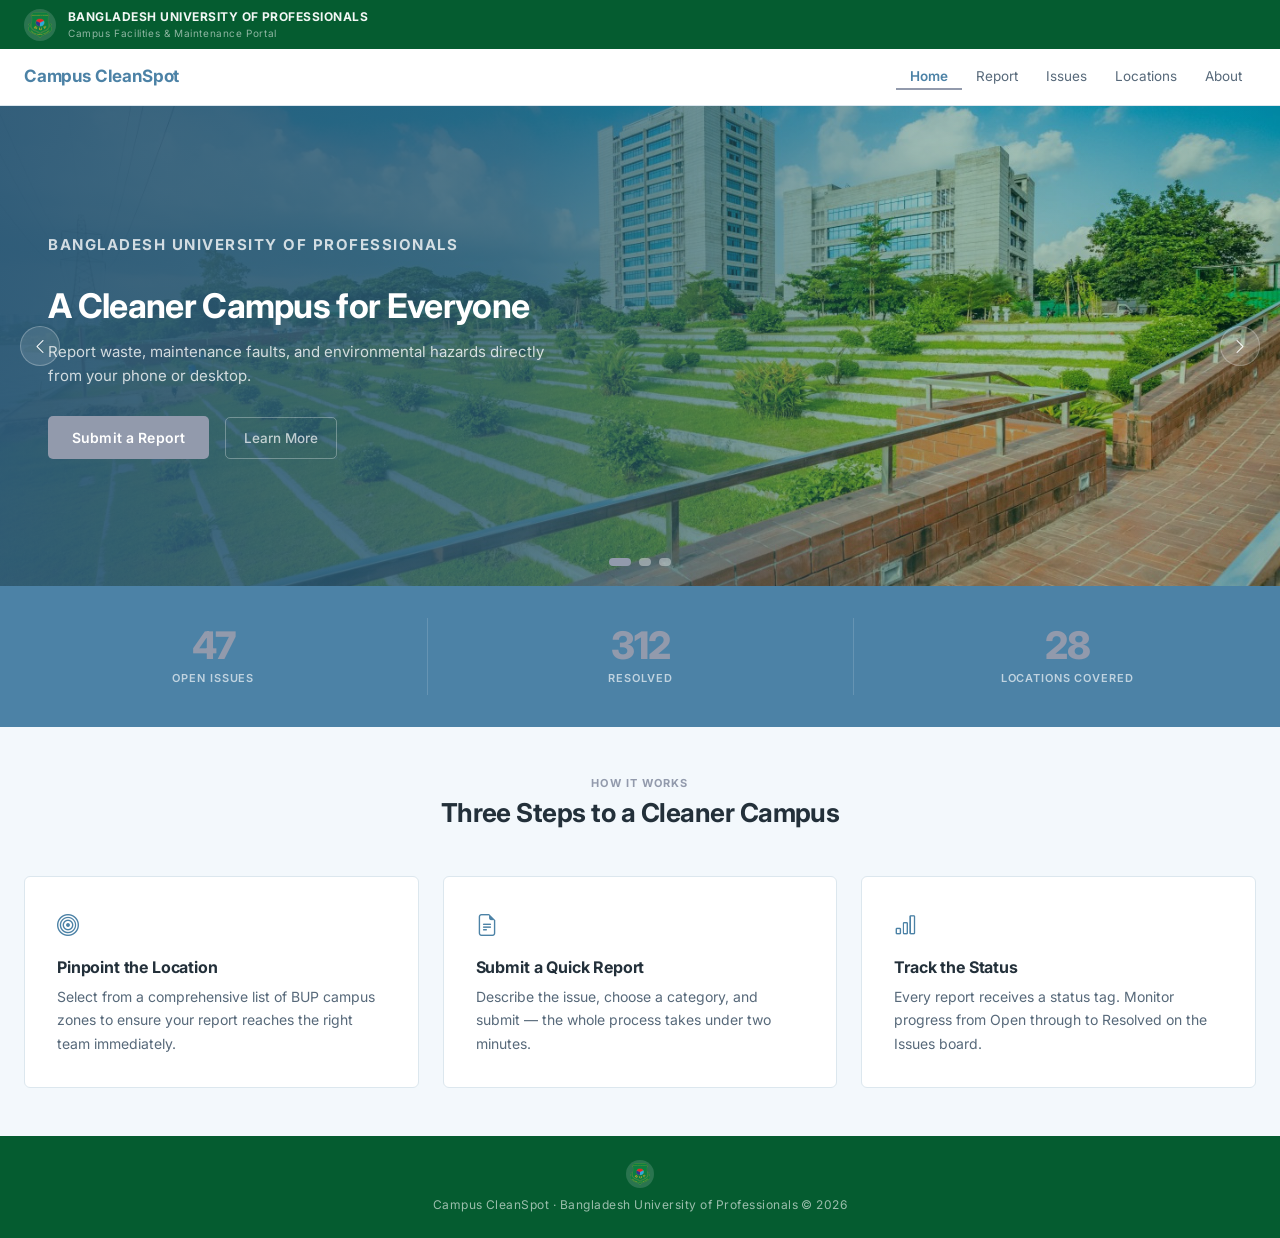
<file: index.html>
<!DOCTYPE html>
<html lang="en">
<head>
<meta charset="UTF-8">
<title>Campus CleanSpot | BUP</title>
<link href="https://cdn.jsdelivr.net/npm/bootstrap@5.3.3/dist/css/bootstrap.min.css" rel="stylesheet">
<link href="https://cdn.jsdelivr.net/npm/bootstrap-icons@1.11.3/font/bootstrap-icons.min.css" rel="stylesheet">
<link href="style.css" rel="stylesheet">
</head>
<body>

<div class="identity-bar">
  <div class="max-width inner">
    <img src="bup-logo.png" alt="BUP Crest" class="crest">
    <div>
      <p class="uni-name">BANGLADESH UNIVERSITY OF PROFESSIONALS</p>
      <p class="uni-sub">Campus Facilities &amp; Maintenance Portal</p>
    </div>
  </div>
</div>

<nav class="main-nav">
  <div class="max-width inner">
    <a class="brand-link" href="index.html">Campus CleanSpot</a>
    <div class="nav-links d-none d-md-flex">
      <a class="active" href="index.html">Home</a>
      <a href="report.html">Report</a>
      <a href="issues.html">Issues</a>
      <a href="locations.html">Locations</a>
      <a href="about.html">About</a>
    </div>
  </div>
</nav>

<!-- Hero Carousel -->
<div class="hero-carousel" id="heroCarousel">
  <img id="heroImg" src="" alt="BUP Campus" class="hero-slide-img">
  <div class="hero-overlay"></div>
  <div class="hero-content">
    <div class="max-width w-100">
      <div class="inner">
        <p class="eyebrow">Bangladesh University of Professionals</p>
        <h1 id="heroHeading"></h1>
        <p id="heroSub"></p>
        <div class="d-flex align-items-center gap-3">
          <a id="heroCta" href="#" class="btn-uni btn-uni-gold">Submit a Report</a>
          <a href="about.html" class="btn-outline-uni">Learn More</a>
        </div>
      </div>
    </div>
  </div>
  <button class="hero-arrow prev" id="heroPrev" aria-label="Previous"><i class="bi bi-chevron-left"></i></button>
  <button class="hero-arrow next" id="heroNext" aria-label="Next"><i class="bi bi-chevron-right"></i></button>
  <div class="hero-dots" id="heroDots"></div>
</div>

<!-- Stats Strip -->
<div class="stats-strip">
  <div class="max-width row g-0">
    <div class="col-4"><span class="num" id="statOpen">47</span><span class="lbl">Open Issues</span></div>
    <div class="col-4"><span class="num" id="statFixed">312</span><span class="lbl">Resolved</span></div>
    <div class="col-4"><span class="num" id="statLocations">28</span><span class="lbl">Locations Covered</span></div>
  </div>
</div>

<!-- Feature Cards -->
<div class="max-width px-4 py-5">
  <div class="text-center mb-5">
    <p class="eyebrow">How It Works</p>
    <h2 style="font-size:26px;font-weight:700;color:var(--ink);letter-spacing:-0.02em;">Three Steps to a Cleaner Campus</h2>
  </div>
  <div class="row g-4">
    <div class="col-md-4">
      <div class="card-uni feature-card h-100">
        <div class="icon"><i class="bi bi-bullseye"></i></div>
        <h3>Pinpoint the Location</h3>
        <p>Select from a comprehensive list of BUP campus zones to ensure your report reaches the right team immediately.</p>
      </div>
    </div>
    <div class="col-md-4">
      <div class="card-uni feature-card h-100">
        <div class="icon"><i class="bi bi-file-earmark-text"></i></div>
        <h3>Submit a Quick Report</h3>
        <p>Describe the issue, choose a category, and submit — the whole process takes under two minutes.</p>
      </div>
    </div>
    <div class="col-md-4">
      <div class="card-uni feature-card h-100">
        <div class="icon"><i class="bi bi-bar-chart"></i></div>
        <h3>Track the Status</h3>
        <p>Every report receives a status tag. Monitor progress from Open through to Resolved on the Issues board.</p>
      </div>
    </div>
  </div>
</div>

<footer class="site-footer">
  <img src="bup-logo.png" alt="BUP Crest" class="crest">
  <p>Campus CleanSpot &middot; Bangladesh University of Professionals &copy; 2026</p>
</footer>

<script>
const SLIDES = [
  {
    img: "Bup%20image1.jpg",
    heading: "A Cleaner Campus for Everyone",
    sub: "Report waste, maintenance faults, and environmental hazards directly from your phone or desktop.",
    cta: "Submit a Report",
    ctaLink: "report.html"
  },
  {
    img: "Bup%20image2.jpg",
    heading: "Track Every Issue to Resolution",
    sub: "Your report enters a transparent pipeline. Follow its status from open to resolved in real time.",
    cta: "View Open Issues",
    ctaLink: "issues.html"
  },
  {
    img: "Bup%20image3.jpg",
    heading: "Covering the Entire BUP Campus",
    sub: "From academic buildings to the parade ground — every corner of BUP is within reach of this portal.",
    cta: "See Locations",
    ctaLink: "locations.html"
  }
];

let slideIndex = 0;
let slideTimer;

function renderSlide() {
  const s = SLIDES[slideIndex];
  document.getElementById('heroImg').src = s.img;
  document.getElementById('heroHeading').textContent = s.heading;
  document.getElementById('heroSub').textContent = s.sub;
  const cta = document.getElementById('heroCta');
  cta.textContent = s.cta;
  cta.href = s.ctaLink;

  const dots = document.getElementById('heroDots');
  dots.innerHTML = '';
  SLIDES.forEach((_, i) => {
    const dot = document.createElement('button');
    dot.className = 'hero-dot' + (i === slideIndex ? ' active' : '');
    dot.addEventListener('click', () => goToSlide(i));
    dots.appendChild(dot);
  });
}

function goToSlide(i) {
  slideIndex = (i + SLIDES.length) % SLIDES.length;
  renderSlide();
  resetTimer();
}

function resetTimer() {
  clearTimeout(slideTimer);
  slideTimer = setTimeout(() => goToSlide(slideIndex + 1), 5000);
}

document.getElementById('heroPrev').addEventListener('click', () => goToSlide(slideIndex - 1));
document.getElementById('heroNext').addEventListener('click', () => goToSlide(slideIndex + 1));

renderSlide();
resetTimer();
</script>

<script src="https://cdn.jsdelivr.net/npm/bootstrap@5.3.3/dist/js/bootstrap.bundle.min.js"></script>
</body>
</html>
</file>
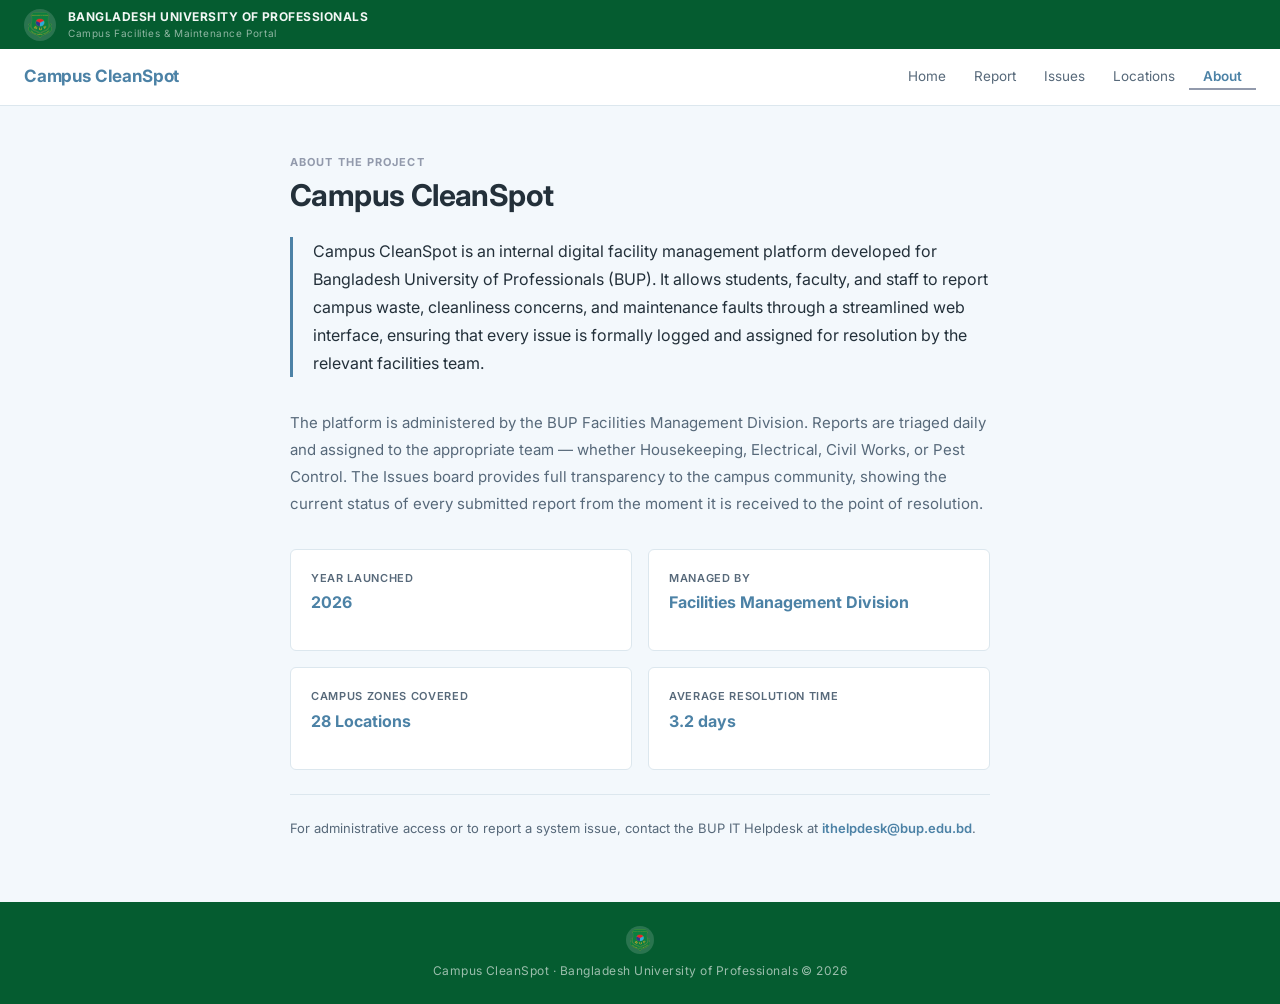
<file: about.html>
<!DOCTYPE html>
<html lang="en">
<head>
<meta charset="UTF-8">
<title>About | Campus CleanSpot</title>
<link href="https://cdn.jsdelivr.net/npm/bootstrap@5.3.3/dist/css/bootstrap.min.css" rel="stylesheet">
<link href="https://cdn.jsdelivr.net/npm/bootstrap-icons@1.11.3/font/bootstrap-icons.min.css" rel="stylesheet">
<link href="style.css" rel="stylesheet">
</head>
<body>

<div class="identity-bar">
  <div class="max-width inner">
    <img src="bup-logo.png" alt="BUP Crest" class="crest">
    <div>
      <p class="uni-name">BANGLADESH UNIVERSITY OF PROFESSIONALS</p>
      <p class="uni-sub">Campus Facilities &amp; Maintenance Portal</p>
    </div>
  </div>
</div>

<nav class="main-nav">
  <div class="max-width inner">
    <a class="brand-link" href="index.html">Campus CleanSpot</a>
    <div class="nav-links d-none d-md-flex">
      <a href="index.html">Home</a>
      <a href="report.html">Report</a>
      <a href="issues.html">Issues</a>
      <a href="locations.html">Locations</a>
      <a class="active" href="about.html">About</a>
    </div>
  </div>
</nav>

<div class="max-width px-4 py-5">
  <div style="max-width:700px;margin:0 auto;">
    <p class="eyebrow">About the Project</p>
    <h1 style="font-size:30px;font-weight:700;color:var(--ink);letter-spacing:-0.02em;margin-bottom:24px;line-height:1.2;">Campus CleanSpot</h1>

    <div class="quote-block">
      <p>Campus CleanSpot is an internal digital facility management platform developed for Bangladesh University of Professionals (BUP). It allows students, faculty, and staff to report campus waste, cleanliness concerns, and maintenance faults through a streamlined web interface, ensuring that every issue is formally logged and assigned for resolution by the relevant facilities team.</p>
    </div>

    <p style="font-size:15px;color:var(--muted);line-height:1.8;margin-bottom:32px;">
      The platform is administered by the BUP Facilities Management Division. Reports are triaged daily and assigned to the appropriate team — whether Housekeeping, Electrical, Civil Works, or Pest Control. The Issues board provides full transparency to the campus community, showing the current status of every submitted report from the moment it is received to the point of resolution.
    </p>

    <div class="row g-3 mb-4">
      <div class="col-6">
        <div class="card-uni stat-mini">
          <p class="lbl">Year Launched</p>
          <p class="val">2026</p>
        </div>
      </div>
      <div class="col-6">
        <div class="card-uni stat-mini">
          <p class="lbl">Managed by</p>
          <p class="val">Facilities Management Division</p>
        </div>
      </div>
      <div class="col-6">
        <div class="card-uni stat-mini">
          <p class="lbl">Campus Zones Covered</p>
          <p class="val">28 Locations</p>
        </div>
      </div>
      <div class="col-6">
        <div class="card-uni stat-mini">
          <p class="lbl">Average Resolution Time</p>
          <p class="val">3.2 days</p>
        </div>
      </div>
    </div>

    <div style="border-top:1px solid var(--border);padding-top:24px;">
      <p style="font-size:13px;color:var(--muted);">
        For administrative access or to report a system issue, contact the BUP IT Helpdesk at
        <span style="color:var(--green);font-weight:600;">ithelpdesk@bup.edu.bd</span>.
      </p>
    </div>
  </div>
</div>

<footer class="site-footer">
  <img src="bup-logo.png" alt="BUP Crest" class="crest">
  <p>Campus CleanSpot &middot; Bangladesh University of Professionals &copy; 2026</p>
</footer>

<script src="https://cdn.jsdelivr.net/npm/bootstrap@5.3.3/dist/js/bootstrap.bundle.min.js"></script>
</body>
</html>
</file>
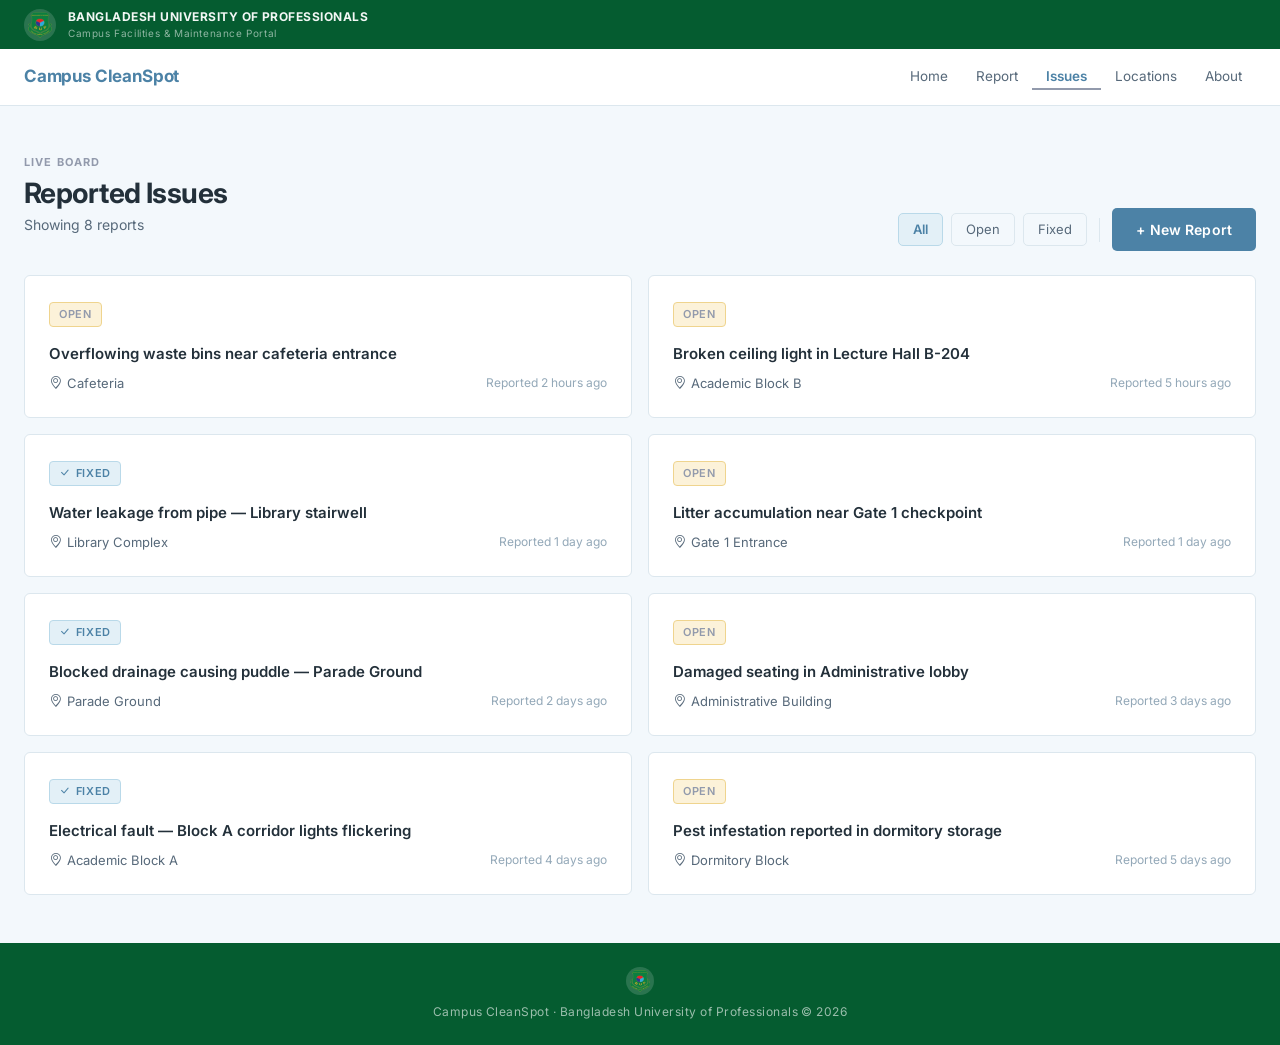
<file: issues.html>
<!DOCTYPE html>
<html lang="en">
<head>
<meta charset="UTF-8">
<title>Reported Issues | Campus CleanSpot</title>
<link href="https://cdn.jsdelivr.net/npm/bootstrap@5.3.3/dist/css/bootstrap.min.css" rel="stylesheet">
<link href="https://cdn.jsdelivr.net/npm/bootstrap-icons@1.11.3/font/bootstrap-icons.min.css" rel="stylesheet">
<link href="style.css" rel="stylesheet">
</head>
<body>

<div class="identity-bar">
  <div class="max-width inner">
    <img src="bup-logo.png" alt="BUP Crest" class="crest">
    <div>
      <p class="uni-name">BANGLADESH UNIVERSITY OF PROFESSIONALS</p>
      <p class="uni-sub">Campus Facilities &amp; Maintenance Portal</p>
    </div>
  </div>
</div>

<nav class="main-nav">
  <div class="max-width inner">
    <a class="brand-link" href="index.html">Campus CleanSpot</a>
    <div class="nav-links d-none d-md-flex">
      <a href="index.html">Home</a>
      <a href="report.html">Report</a>
      <a class="active" href="issues.html">Issues</a>
      <a href="locations.html">Locations</a>
      <a href="about.html">About</a>
    </div>
  </div>
</nav>

<div class="max-width px-4 py-5">
  <div class="d-flex flex-wrap align-items-end justify-content-between mb-4 gap-3">
    <div>
      <p class="eyebrow">Live Board</p>
      <h1 style="font-size:28px;font-weight:700;color:var(--ink);letter-spacing:-0.02em;margin:0;">Reported Issues</h1>
      <p id="countLabel" style="font-size:14px;color:var(--muted);margin-top:4px;">Showing 8 reports</p>
    </div>
    <div class="d-flex align-items-center gap-2">
      <button class="filter-btn active" data-filter="All">All</button>
      <button class="filter-btn" data-filter="Open">Open</button>
      <button class="filter-btn" data-filter="Fixed">Fixed</button>
      <div style="width:1px;height:24px;background:var(--border);margin:0 4px;"></div>
      <a href="report.html" class="btn-uni">+ New Report</a>
    </div>
  </div>

  <div class="row g-3" id="issuesGrid"></div>
</div>

<footer class="site-footer">
  <img src="bup-logo.png" alt="BUP Crest" class="crest">
  <p>Campus CleanSpot &middot; Bangladesh University of Professionals &copy; 2026</p>
</footer>

<script>
const SEED_ISSUES = [
  { title: "Overflowing waste bins near cafeteria entrance", location: "Cafeteria", status: "Open", reportedAgo: "2 hours ago" },
  { title: "Broken ceiling light in Lecture Hall B-204", location: "Academic Block B", status: "Open", reportedAgo: "5 hours ago" },
  { title: "Water leakage from pipe — Library stairwell", location: "Library Complex", status: "Fixed", reportedAgo: "1 day ago" },
  { title: "Litter accumulation near Gate 1 checkpoint", location: "Gate 1 Entrance", status: "Open", reportedAgo: "1 day ago" },
  { title: "Blocked drainage causing puddle — Parade Ground", location: "Parade Ground", status: "Fixed", reportedAgo: "2 days ago" },
  { title: "Damaged seating in Administrative lobby", location: "Administrative Building", status: "Open", reportedAgo: "3 days ago" },
  { title: "Electrical fault — Block A corridor lights flickering", location: "Academic Block A", status: "Fixed", reportedAgo: "4 days ago" },
  { title: "Pest infestation reported in dormitory storage", location: "Dormitory Block", status: "Open", reportedAgo: "5 days ago" }
];

const stored = JSON.parse(localStorage.getItem('cleanspotReports') || '[]').map(r => ({
  title: (r.type || 'Other') + (r.description ? ' — ' + r.description : ''),
  location: r.location,
  status: r.status || 'Open',
  reportedAgo: 'just now'
}));

const ALL_ISSUES = [...stored, ...SEED_ISSUES];
let currentFilter = 'All';

function render() {
  const filtered = currentFilter === 'All' ? ALL_ISSUES : ALL_ISSUES.filter(i => i.status === currentFilter);
  document.getElementById('countLabel').textContent =
    `Showing ${filtered.length} report${filtered.length !== 1 ? 's' : ''}`;

  const grid = document.getElementById('issuesGrid');
  grid.innerHTML = filtered.map(issue => `
    <div class="col-md-6">
      <div class="card-uni p-4 h-100">
        <div class="mb-3">
          <span class="badge-uni ${issue.status === 'Fixed' ? 'badge-fixed' : 'badge-open'}">
            ${issue.status === 'Fixed' ? '<i class="bi bi-check-lg"></i>' : ''}${issue.status}
          </span>
        </div>
        <h3 style="font-size:15px;font-weight:600;color:var(--ink);line-height:1.4;margin-bottom:10px;">${issue.title}</h3>
        <div class="d-flex align-items-center justify-content-between">
          <span style="color:var(--muted);font-size:13px;display:flex;align-items:center;gap:5px;">
            <i class="bi bi-geo-alt"></i> ${issue.location}
          </span>
          <span style="color:var(--muted2);font-size:12px;">Reported ${issue.reportedAgo}</span>
        </div>
      </div>
    </div>`).join('');
}

document.querySelectorAll('.filter-btn').forEach(btn => {
  btn.addEventListener('click', function () {
    document.querySelectorAll('.filter-btn').forEach(b => b.classList.remove('active'));
    this.classList.add('active');
    currentFilter = this.dataset.filter;
    render();
  });
});

render();
</script>

<script src="https://cdn.jsdelivr.net/npm/bootstrap@5.3.3/dist/js/bootstrap.bundle.min.js"></script>
</body>
</html>
</file>
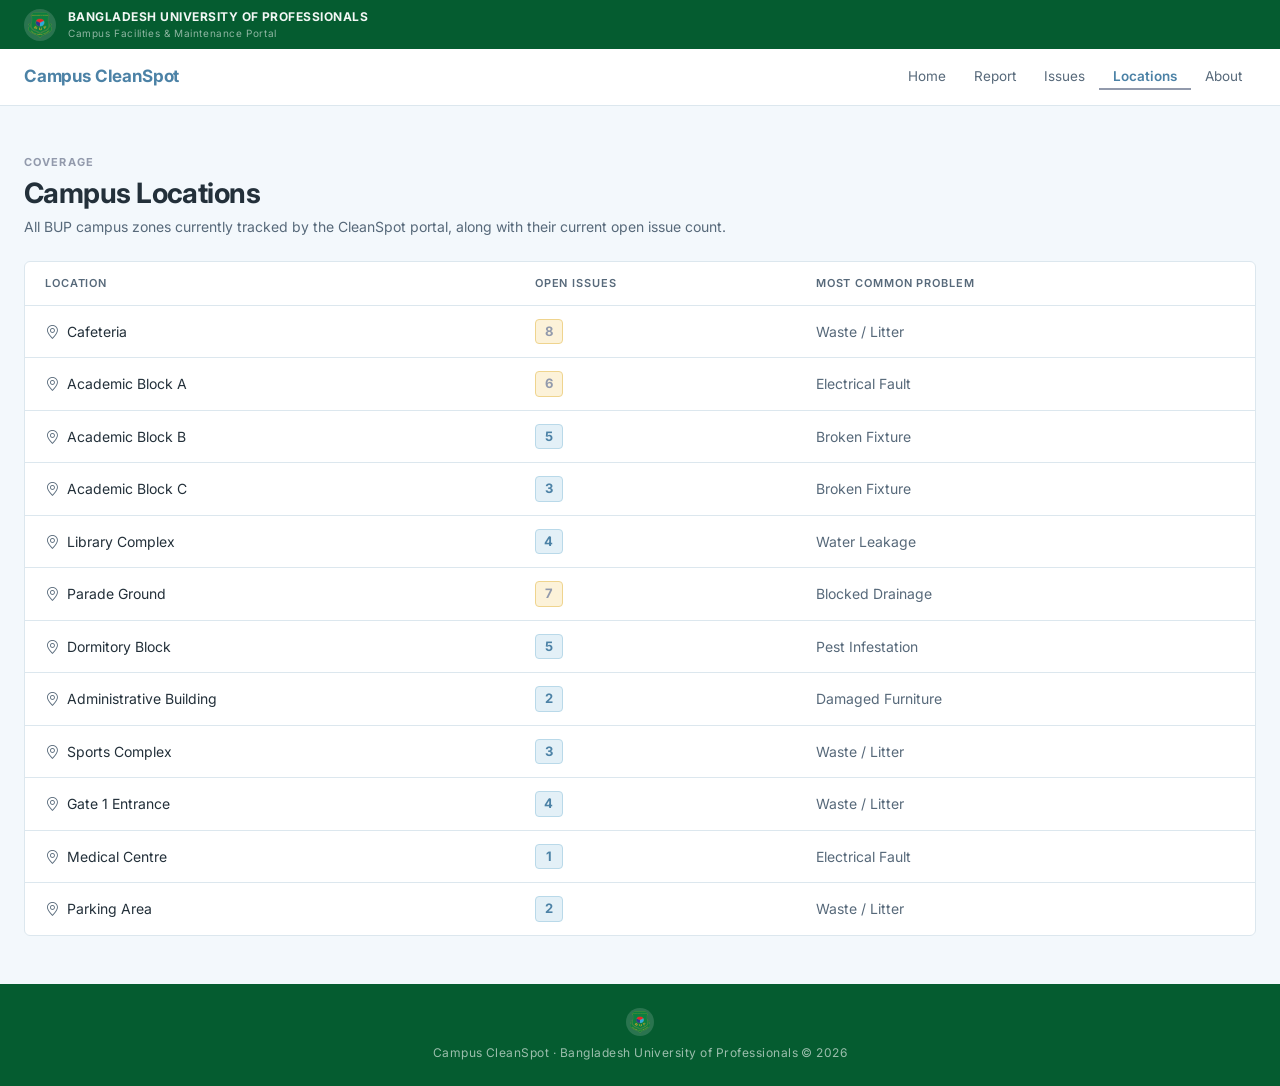
<file: locations.html>
<!DOCTYPE html>
<html lang="en">
<head>
<meta charset="UTF-8">
<title>Campus Locations | Campus CleanSpot</title>
<link href="https://cdn.jsdelivr.net/npm/bootstrap@5.3.3/dist/css/bootstrap.min.css" rel="stylesheet">
<link href="https://cdn.jsdelivr.net/npm/bootstrap-icons@1.11.3/font/bootstrap-icons.min.css" rel="stylesheet">
<link href="style.css" rel="stylesheet">
</head>
<body>

<div class="identity-bar">
  <div class="max-width inner">
    <img src="bup-logo.png" alt="BUP Crest" class="crest">
    <div>
      <p class="uni-name">BANGLADESH UNIVERSITY OF PROFESSIONALS</p>
      <p class="uni-sub">Campus Facilities &amp; Maintenance Portal</p>
    </div>
  </div>
</div>

<nav class="main-nav">
  <div class="max-width inner">
    <a class="brand-link" href="index.html">Campus CleanSpot</a>
    <div class="nav-links d-none d-md-flex">
      <a href="index.html">Home</a>
      <a href="report.html">Report</a>
      <a href="issues.html">Issues</a>
      <a class="active" href="locations.html">Locations</a>
      <a href="about.html">About</a>
    </div>
  </div>
</nav>

<div class="max-width px-4 py-5">
  <div class="mb-4">
    <p class="eyebrow">Coverage</p>
    <h1 style="font-size:28px;font-weight:700;color:var(--ink);letter-spacing:-0.02em;margin-bottom:6px;">Campus Locations</h1>
    <p style="font-size:14px;color:var(--muted);">All BUP campus zones currently tracked by the CleanSpot portal, along with their current open issue count.</p>
  </div>

  <div class="card-uni" style="overflow-x:auto;">
    <table class="table-uni">
      <thead>
        <tr>
          <th>Location</th>
          <th>Open Issues</th>
          <th>Most Common Problem</th>
        </tr>
      </thead>
      <tbody id="locationsBody"></tbody>
    </table>
  </div>
</div>

<footer class="site-footer">
  <img src="bup-logo.png" alt="BUP Crest" class="crest">
  <p>Campus CleanSpot &middot; Bangladesh University of Professionals &copy; 2026</p>
</footer>

<script>
const LOCATIONS_DATA = [
  { name: "Cafeteria", open: 8, common: "Waste / Litter" },
  { name: "Academic Block A", open: 6, common: "Electrical Fault" },
  { name: "Academic Block B", open: 5, common: "Broken Fixture" },
  { name: "Academic Block C", open: 3, common: "Broken Fixture" },
  { name: "Library Complex", open: 4, common: "Water Leakage" },
  { name: "Parade Ground", open: 7, common: "Blocked Drainage" },
  { name: "Dormitory Block", open: 5, common: "Pest Infestation" },
  { name: "Administrative Building", open: 2, common: "Damaged Furniture" },
  { name: "Sports Complex", open: 3, common: "Waste / Litter" },
  { name: "Gate 1 Entrance", open: 4, common: "Waste / Litter" },
  { name: "Medical Centre", open: 1, common: "Electrical Fault" },
  { name: "Parking Area", open: 2, common: "Waste / Litter" }
];

document.getElementById('locationsBody').innerHTML = LOCATIONS_DATA.map(row => `
  <tr>
    <td>
      <span class="d-flex align-items-center gap-2">
        <i class="bi bi-geo-alt" style="color:var(--muted);"></i>${row.name}
      </span>
    </td>
    <td>
      <span class="count-pill ${row.open > 5 ? 'count-high' : 'count-low'}">${row.open}</span>
    </td>
    <td style="color:var(--muted);">${row.common}</td>
  </tr>`).join('');
</script>

<script src="https://cdn.jsdelivr.net/npm/bootstrap@5.3.3/dist/js/bootstrap.bundle.min.js"></script>
</body>
</html>
</file>
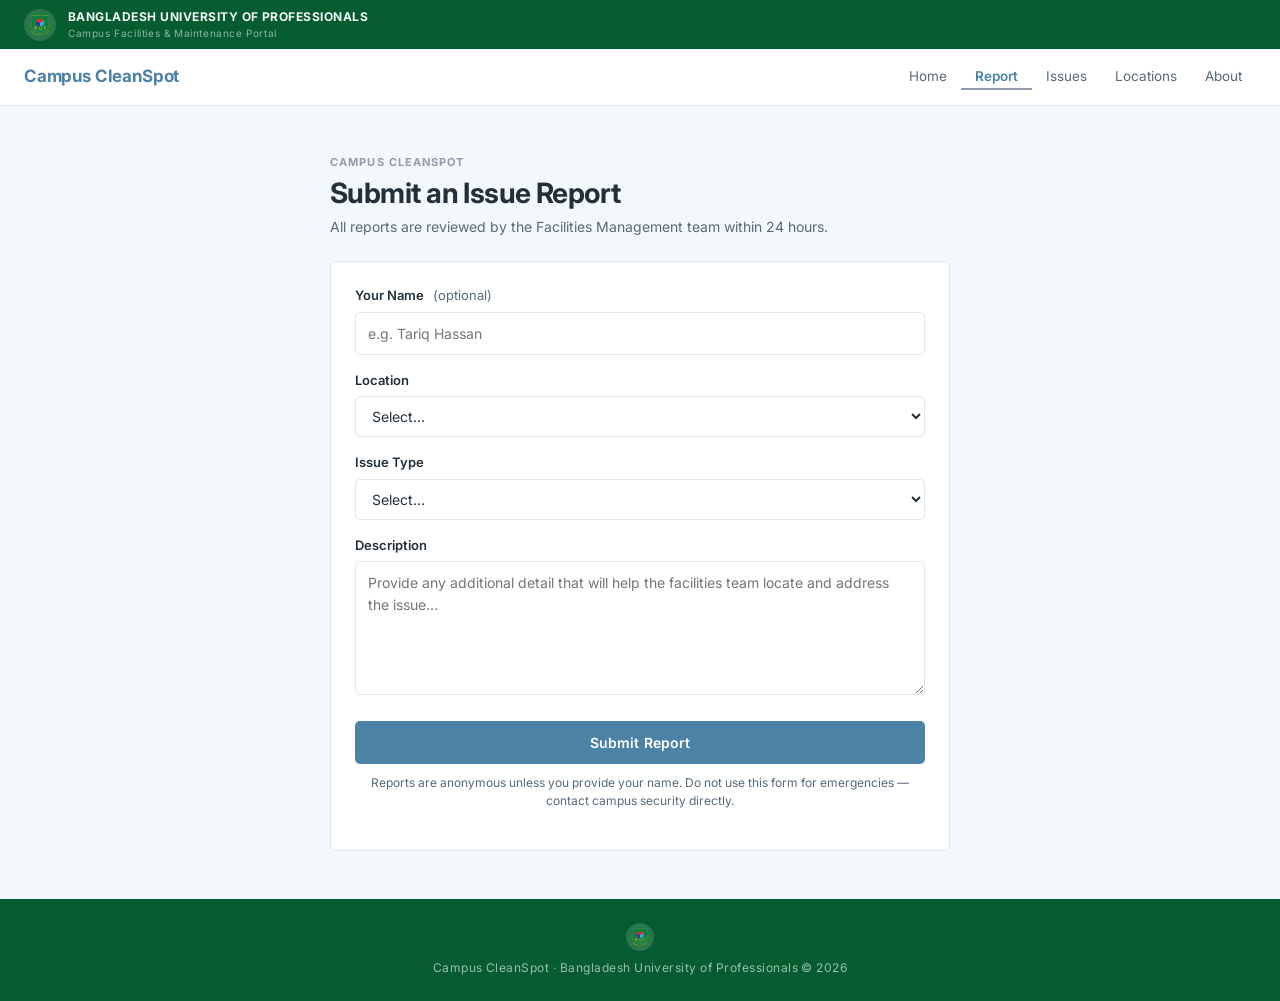
<file: report.html>
<!DOCTYPE html>
<html lang="en">
<head>
<meta charset="UTF-8">
<title>Submit a Report | Campus CleanSpot</title>
<link href="https://cdn.jsdelivr.net/npm/bootstrap@5.3.3/dist/css/bootstrap.min.css" rel="stylesheet">
<link href="https://cdn.jsdelivr.net/npm/bootstrap-icons@1.11.3/font/bootstrap-icons.min.css" rel="stylesheet">
<link href="style.css" rel="stylesheet">
</head>
<body>

<div class="identity-bar">
  <div class="max-width inner">
    <img src="bup-logo.png" alt="BUP Crest" class="crest">
    <div>
      <p class="uni-name">BANGLADESH UNIVERSITY OF PROFESSIONALS</p>
      <p class="uni-sub">Campus Facilities &amp; Maintenance Portal</p>
    </div>
  </div>
</div>

<nav class="main-nav">
  <div class="max-width inner">
    <a class="brand-link" href="index.html">Campus CleanSpot</a>
    <div class="nav-links d-none d-md-flex">
      <a href="index.html">Home</a>
      <a class="active" href="report.html">Report</a>
      <a href="issues.html">Issues</a>
      <a href="locations.html">Locations</a>
      <a href="about.html">About</a>
    </div>
  </div>
</nav>

<div class="max-width px-4 py-5">
  <div style="max-width:620px;margin:0 auto;">
    <div class="mb-4">
      <p class="eyebrow">Campus CleanSpot</p>
      <h1 style="font-size:28px;font-weight:700;color:var(--ink);letter-spacing:-0.02em;margin-bottom:6px;">Submit an Issue Report</h1>
      <p style="font-size:14px;color:var(--muted);">All reports are reviewed by the Facilities Management team within 24 hours.</p>
    </div>

    <div id="successMsg" class="d-none" style="background:var(--badge-fixed-bg);border:1px solid var(--badge-fixed-border);border-radius:6px;padding:14px 18px;margin-bottom:24px;display:flex;align-items:flex-start;gap:12px;">
      <i class="bi bi-check-lg" style="color:var(--green);margin-top:1px;"></i>
      <div>
        <p style="font-size:14px;font-weight:600;color:var(--green);margin-bottom:2px;">Report submitted successfully</p>
        <p style="font-size:13px;color:#3a7d5c;margin:0;">Thank you. Your report has been logged and will be reviewed shortly.</p>
      </div>
    </div>

    <div class="card-uni p-4">
      <form id="reportForm" class="d-flex flex-column gap-3">
        <div>
          <label class="form-label-uni">Your Name <span class="opt">(optional)</span></label>
          <input type="text" id="reporterName" class="form-control-uni" placeholder="e.g. Tariq Hassan">
        </div>

        <div>
          <label class="form-label-uni">Location</label>
          <select id="reportLocation" class="form-control-uni" required>
            <option value="" disabled selected>Select…</option>
            <option>Academic Block A</option>
            <option>Academic Block B</option>
            <option>Academic Block C</option>
            <option>Administrative Building</option>
            <option>Library Complex</option>
            <option>Cafeteria</option>
            <option>Parade Ground</option>
            <option>Sports Complex</option>
            <option>Dormitory Block</option>
            <option>Medical Centre</option>
            <option>Gate 1 Entrance</option>
            <option value="Other">Other</option>
          </select>
        </div>
        <div id="locationOtherWrap" class="d-none">
          <label class="form-label-uni">Specify Location</label>
          <input type="text" id="reportLocationOther" class="form-control-uni" placeholder="Describe the exact location">
        </div>

        <div>
          <label class="form-label-uni">Issue Type</label>
          <select id="reportType" class="form-control-uni" required>
            <option value="" disabled selected>Select…</option>
            <option>Waste / Litter</option>
            <option>Broken Fixture</option>
            <option>Water Leakage</option>
            <option>Electrical Fault</option>
            <option>Blocked Drainage</option>
            <option>Damaged Furniture</option>
            <option>Pest Infestation</option>
            <option value="Other">Other</option>
          </select>
        </div>
        <div id="typeOtherWrap" class="d-none">
          <label class="form-label-uni">Specify Issue Type</label>
          <input type="text" id="reportTypeOther" class="form-control-uni" placeholder="Briefly describe the issue type">
        </div>

        <div>
          <label class="form-label-uni">Description</label>
          <textarea id="reportDesc" class="form-control-uni" rows="5" style="resize:vertical;line-height:1.6;" placeholder="Provide any additional detail that will help the facilities team locate and address the issue…" required></textarea>
        </div>

        <div class="pt-1">
          <button type="submit" class="btn-uni btn-uni-full">Submit Report</button>
          <p style="font-size:12px;color:var(--muted);margin-top:10px;text-align:center;">
            Reports are anonymous unless you provide your name. Do not use this form for emergencies — contact campus security directly.
          </p>
        </div>
      </form>
    </div>
  </div>
</div>

<footer class="site-footer">
  <img src="bup-logo.png" alt="BUP Crest" class="crest">
  <p>Campus CleanSpot &middot; Bangladesh University of Professionals &copy; 2026</p>
</footer>

<script>
const locationSelect = document.getElementById('reportLocation');
const locationOtherWrap = document.getElementById('locationOtherWrap');
const locationOther = document.getElementById('reportLocationOther');
locationSelect.addEventListener('change', function () {
  const isOther = this.value === 'Other';
  locationOtherWrap.classList.toggle('d-none', !isOther);
  locationOther.required = isOther;
});

const typeSelect = document.getElementById('reportType');
const typeOtherWrap = document.getElementById('typeOtherWrap');
const typeOther = document.getElementById('reportTypeOther');
typeSelect.addEventListener('change', function () {
  const isOther = this.value === 'Other';
  typeOtherWrap.classList.toggle('d-none', !isOther);
  typeOther.required = isOther;
});

document.getElementById('reportForm').addEventListener('submit', function (e) {
  e.preventDefault();

  const finalLocation = locationSelect.value === 'Other' ? locationOther.value.trim() : locationSelect.value;
  const finalType = typeSelect.value === 'Other' ? typeOther.value.trim() : typeSelect.value;

  const report = {
    name: document.getElementById('reporterName').value.trim() || 'Anonymous',
    location: finalLocation,
    type: finalType,
    description: document.getElementById('reportDesc').value.trim(),
    status: 'Open',
    date: new Date().toLocaleDateString()
  };

  const existing = JSON.parse(localStorage.getItem('cleanspotReports') || '[]');
  existing.unshift(report);
  localStorage.setItem('cleanspotReports', JSON.stringify(existing));

  document.getElementById('successMsg').classList.remove('d-none');
  this.reset();
  locationOtherWrap.classList.add('d-none');
  typeOtherWrap.classList.add('d-none');
  window.scrollTo({ top: 0, behavior: 'smooth' });
});
</script>

<script src="https://cdn.jsdelivr.net/npm/bootstrap@5.3.3/dist/js/bootstrap.bundle.min.js"></script>
</body>
</html>
</file>
<file: style.css>
@import url('https://fonts.googleapis.com/css2?family=Inter:wght@400;500;600;700;800&display=swap');

:root {
  --green: #4C82A6;
  --dark-green: #055c30;
  --gold: #929aac;
  --gold-hover: #C99A34;
  --bg: #F3F8FC;
  --border: #DCE7EE;
  --ink: #23303A;
  --muted: #57697A;
  --muted2: #93A8B8;
  --badge-open-bg: #FCF2D9;
  --badge-open-border: #EFD48E;
  --badge-fixed-bg: #E3F0F7;
  --badge-fixed-border: #B9D9E9;
}

* { box-sizing: border-box; }

body {
  background: var(--bg);
  color: var(--ink);
  font-family: 'Inter', 'Segoe UI', sans-serif;
  margin: 0;
}

.max-width {
  max-width: 1280px;
  margin: 0 auto;
}

/* Identity bar */
.identity-bar {
  background: var(--dark-green);
  padding: 8px 24px;
  width: 100%;
}
.identity-bar .inner {
  display: flex;
  align-items: center;
  gap: 12px;
}
.identity-bar .crest {
  height: 32px;
  width: 32px;
  object-fit: contain;
  border-radius: 50%;
  background: rgba(255,255,255,0.15);
  padding: 2px;
}
.identity-bar .uni-name {
  color: rgba(255,255,255,0.95);
  font-size: 12px;
  font-weight: 700;
  letter-spacing: 0.04em;
  margin: 0;
}
.identity-bar .uni-sub {
  color: rgba(255,255,255,0.55);
  font-size: 10px;
  letter-spacing: 0.06em;
  margin: 0;
}

/* Main nav */
.main-nav {
  background: #fff;
  border-bottom: 1px solid var(--border);
  position: sticky;
  top: 0;
  z-index: 40;
}
.main-nav .inner {
  height: 56px;
  display: flex;
  align-items: center;
  justify-content: space-between;
  padding: 0 24px;
}
.brand-link {
  color: var(--green);
  font-size: 17px;
  font-weight: 700;
  letter-spacing: -0.01em;
  text-decoration: none;
}
.brand-link:hover { opacity: .8; color: var(--green); }
.nav-links a {
  font-size: 13.5px;
  font-weight: 400;
  color: var(--muted);
  border-bottom: 2px solid transparent;
  padding: 2px 14px;
  text-decoration: none;
  transition: color .15s, border-color .15s;
}
.nav-links a.active {
  font-weight: 600;
  color: var(--green);
  border-bottom: 2px solid var(--gold);
}
.nav-links a:hover { color: var(--green); }

/* Footer */
.site-footer {
  background: var(--dark-green);
  padding: 24px;
  display: flex;
  flex-direction: column;
  align-items: center;
  gap: 8px;
}
.site-footer .crest {
  height: 28px;
  width: 28px;
  border-radius: 50%;
  background: rgba(255,255,255,0.15);
  padding: 2px;
  object-fit: contain;
}
.site-footer p {
  color: rgba(255,255,255,0.6);
  font-size: 12px;
  letter-spacing: 0.04em;
  margin: 0;
}

/* Cards */
.card-uni {
  background: #fff;
  border: 1px solid var(--border);
  border-radius: 6px;
}

/* Buttons */
.btn-uni {
  background: var(--green);
  color: #fff;
  font-size: 14px;
  font-weight: 600;
  padding: 11px 24px;
  border-radius: 5px;
  border: none;
  letter-spacing: 0.01em;
  transition: background-color .15s;
  cursor: pointer;
  display: inline-block;
  text-decoration: none;
  text-align: center;
}
.btn-uni:hover { background: var(--dark-green); color: #fff; }
.btn-uni-gold {
  background: var(--gold);
}
.btn-uni-gold:hover { background: var(--gold-hover); }
.btn-uni-full { width: 100%; }
.btn-outline-uni {
  color: rgba(255,255,255,0.7);
  font-size: 13.5px;
  font-weight: 500;
  border: 1px solid rgba(255,255,255,0.3);
  border-radius: 5px;
  padding: 10px 18px;
  background: transparent;
  text-decoration: none;
  display: inline-block;
  transition: border-color .15s, color .15s;
}
.btn-outline-uni:hover {
  border-color: rgba(255,255,255,0.7);
  color: #fff;
}

/* Status badges */
.badge-uni {
  display: inline-flex;
  align-items: center;
  gap: 5px;
  font-size: 11px;
  font-weight: 600;
  letter-spacing: 0.06em;
  text-transform: uppercase;
  padding: 3px 9px;
  border-radius: 4px;
}
.badge-open {
  background: var(--badge-open-bg);
  color: var(--gold);
  border: 1px solid var(--badge-open-border);
}
.badge-fixed {
  background: var(--badge-fixed-bg);
  color: var(--green);
  border: 1px solid var(--badge-fixed-border);
}

/* Eyebrow labels */
.eyebrow {
  color: var(--gold);
  font-size: 11px;
  font-weight: 700;
  letter-spacing: 0.1em;
  text-transform: uppercase;
  margin-bottom: 6px;
}

/* ── Home: Hero carousel ── */
.hero-carousel {
  position: relative;
  width: 100%;
  height: 480px;
  overflow: hidden;
  background: var(--dark-green);
}
.hero-slide-img {
  position: absolute;
  inset: 0;
  width: 100%;
  height: 100%;
  object-fit: cover;
  opacity: 0.7;
  transition: opacity .6s ease;
}
.hero-overlay {
  position: absolute;
  inset: 0;
  background: linear-gradient(to right, rgba(46,90,120,0.95) 0%, rgba(46,90,120,0.72) 40%, rgba(46,90,120,0.1) 75%, transparent 100%);
}
.hero-content {
  position: absolute;
  inset: 0;
  display: flex;
  align-items: center;
  padding: 0 48px;
}
.hero-content .inner {
  max-width: 520px;
}
.hero-content h1 {
  color: #fff;
  font-size: 34px;
  font-weight: 700;
  line-height: 1.22;
  margin-bottom: 14px;
  letter-spacing: -0.02em;
}
.hero-content p {
  color: rgba(255,255,255,0.78);
  font-size: 15px;
  line-height: 1.6;
  margin-bottom: 28px;
}
.hero-arrow {
  position: absolute;
  top: 50%;
  transform: translateY(-50%);
  background: rgba(255,255,255,0.12);
  border: 1px solid rgba(255,255,255,0.25);
  border-radius: 50%;
  width: 40px;
  height: 40px;
  display: flex;
  align-items: center;
  justify-content: center;
  color: #fff;
  cursor: pointer;
  transition: background-color .15s;
}
.hero-arrow:hover { background: rgba(255,255,255,0.25); }
.hero-arrow.prev { left: 20px; }
.hero-arrow.next { right: 20px; }
.hero-dots {
  position: absolute;
  bottom: 20px;
  left: 50%;
  transform: translateX(-50%);
  display: flex;
  gap: 8px;
}
.hero-dot {
  height: 8px;
  width: 8px;
  border-radius: 4px;
  background: rgba(255,255,255,0.4);
  border: none;
  cursor: pointer;
  transition: width .3s, background-color .3s;
}
.hero-dot.active {
  width: 22px;
  background: var(--gold);
}

/* Stats strip */
.stats-strip {
  background: var(--green);
  padding: 32px 0;
}
.stats-strip .row > div {
  text-align: center;
  border-left: 1px solid rgba(255,255,255,0.15);
  padding: 8px 0;
}
.stats-strip .row > div:first-child { border-left: none; }
.stats-strip .num {
  color: var(--gold);
  font-size: 38px;
  font-weight: 800;
  letter-spacing: -0.03em;
  line-height: 1;
  display: block;
}
.stats-strip .lbl {
  color: rgba(255,255,255,0.65);
  font-size: 11px;
  font-weight: 600;
  letter-spacing: 0.08em;
  text-transform: uppercase;
  margin-top: 6px;
  display: block;
}

/* Feature cards */
.feature-card {
  padding: 32px;
}
.feature-card .icon { color: var(--green); margin-bottom: 16px; font-size: 22px; }
.feature-card h3 { font-size: 16px; font-weight: 700; color: var(--ink); margin-bottom: 8px; letter-spacing: -0.01em; }
.feature-card p { font-size: 14px; color: var(--muted); line-height: 1.65; margin: 0; }

/* Forms */
.form-label-uni {
  font-size: 13px;
  font-weight: 600;
  color: var(--ink);
  margin-bottom: 6px;
  display: block;
}
.form-label-uni .opt {
  color: var(--muted);
  font-weight: 400;
  margin-left: 6px;
}
.form-control-uni {
  border: 1px solid var(--border);
  border-radius: 5px;
  padding: 10px 12px;
  font-size: 14px;
  color: var(--ink);
  background: #fff;
  width: 100%;
  outline: none;
  transition: border-color .15s;
}
.form-control-uni:focus { border-color: var(--green); }

/* Issues filter buttons */
.filter-btn {
  font-size: 13px;
  font-weight: 400;
  color: var(--muted);
  background: transparent;
  border: 1px solid var(--border);
  border-radius: 5px;
  padding: 6px 14px;
  cursor: pointer;
  transition: all .15s;
}
.filter-btn.active {
  font-weight: 600;
  color: var(--green);
  background: var(--badge-fixed-bg);
  border-color: var(--badge-fixed-border);
}

/* Locations table */
.table-uni { width: 100%; border-collapse: collapse; }
.table-uni th {
  padding: 13px 20px;
  text-align: left;
  font-size: 11px;
  font-weight: 600;
  letter-spacing: 0.08em;
  text-transform: uppercase;
  color: var(--muted);
  border-bottom: 1px solid var(--border);
}
.table-uni td {
  padding: 13px 20px;
  font-size: 14px;
  color: var(--ink);
  border-bottom: 1px solid var(--border);
}
.table-uni tr:last-child td { border-bottom: none; }
.table-uni tr:hover td { background: #F9FAF9; }
.count-pill {
  display: inline-block;
  min-width: 28px;
  text-align: center;
  font-size: 13px;
  font-weight: 700;
  border-radius: 4px;
  padding: 2px 8px;
}
.count-high { color: var(--gold); background: var(--badge-open-bg); border: 1px solid var(--badge-open-border); }
.count-low { color: var(--green); background: var(--badge-fixed-bg); border: 1px solid var(--badge-fixed-border); }

/* About page */
.quote-block {
  border-left: 3px solid var(--green);
  padding-left: 20px;
  margin-bottom: 32px;
}
.quote-block p {
  font-size: 16px;
  color: var(--ink);
  line-height: 1.75;
  margin: 0;
}
.stat-mini { padding: 20px; }
.stat-mini .lbl {
  font-size: 11px;
  font-weight: 600;
  color: var(--muted);
  letter-spacing: 0.06em;
  text-transform: uppercase;
  margin-bottom: 4px;
}
.stat-mini .val { font-size: 16px; font-weight: 700; color: var(--green); }

@media (max-width: 767px) {
  .hero-content h1 { font-size: 26px; }
  .hero-carousel { height: 420px; }
  .stats-strip .row > div { border-left: none; border-top: 1px solid rgba(255,255,255,0.15); }
  .stats-strip .row > div:first-child { border-top: none; }
}
</file>
